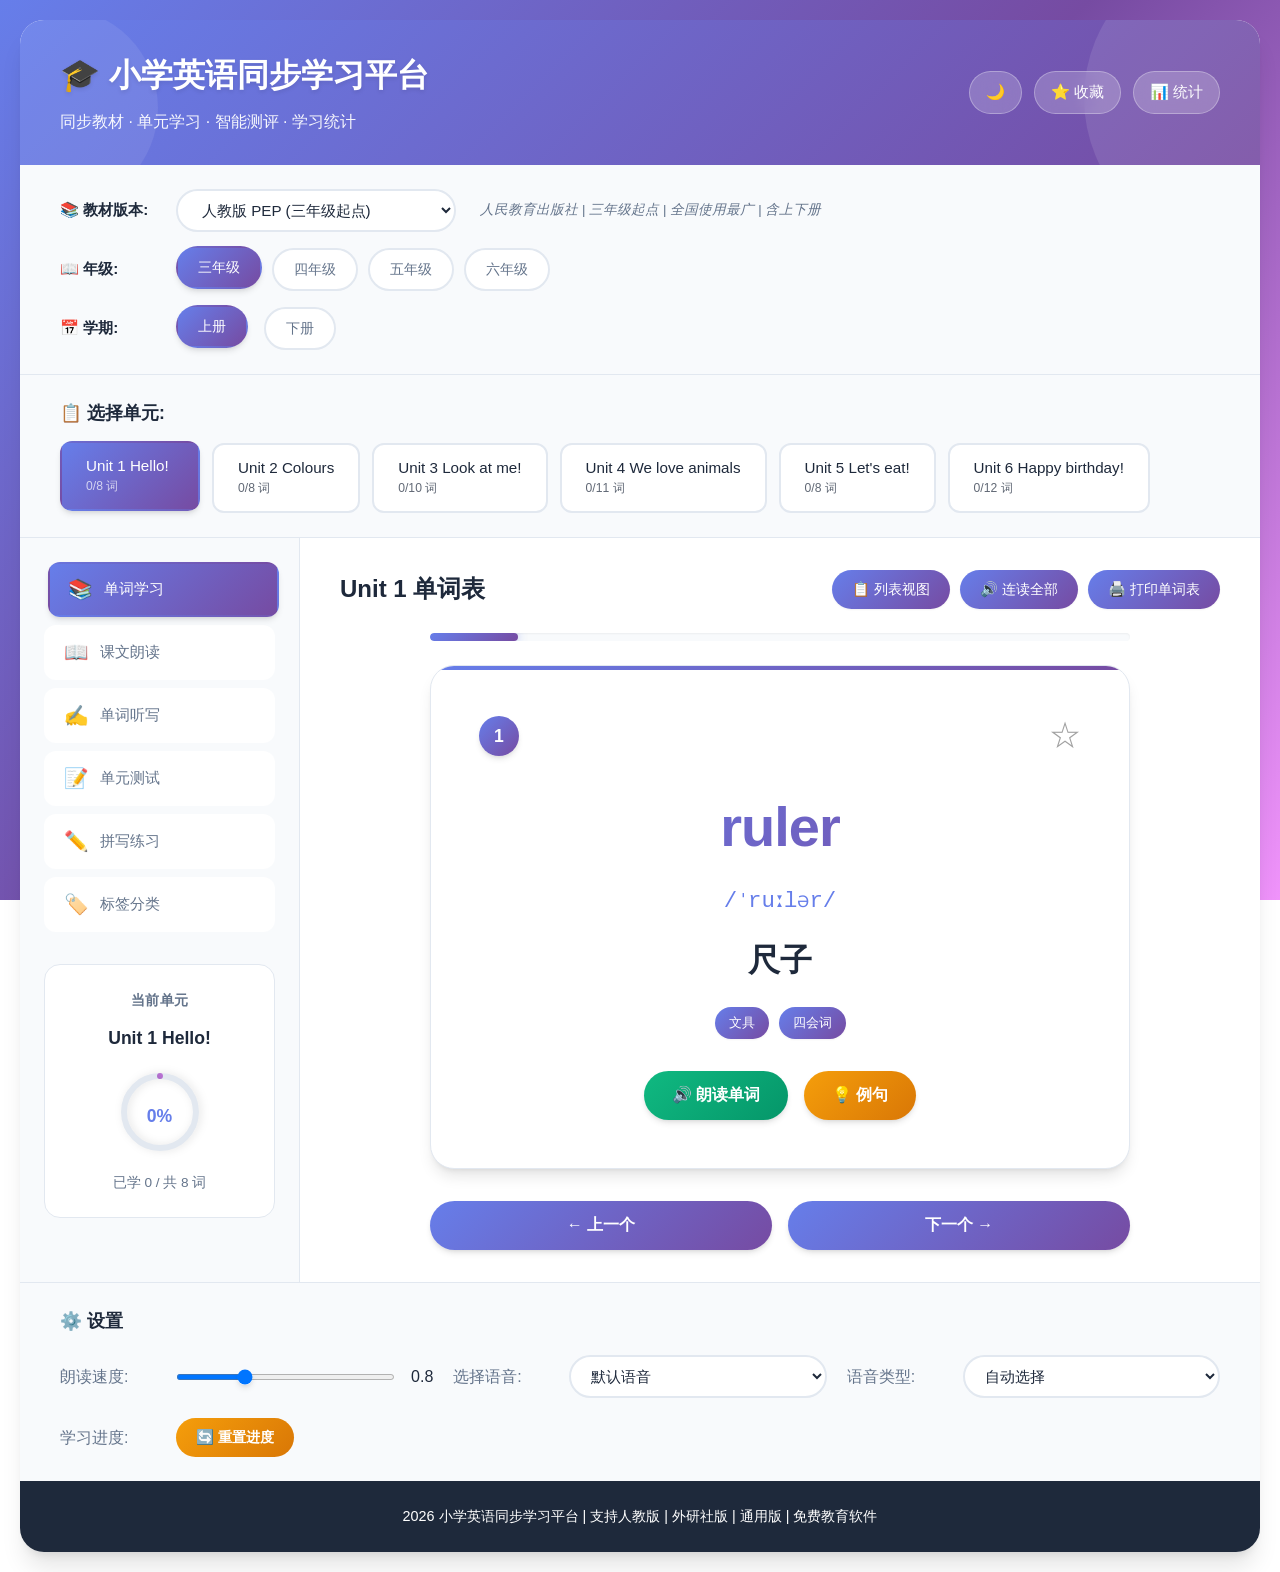
<file: index.html>
<!DOCTYPE html>
<html lang="zh-CN">
<head>
    <meta charset="UTF-8">
    <meta name="viewport" content="width=device-width, initial-scale=1.0">
    <title>小学英语同步学习平台 - 人教版 | 外研社版 | 通用版</title>
    <link rel="stylesheet" href="style.css">
</head>
<body>
    <!-- SVG 渐变定义 -->
    <svg width="0" height="0" style="position:absolute">
        <defs>
            <linearGradient id="progressGradient" x1="0%" y1="0%" x2="100%" y2="100%">
                <stop offset="0%" stop-color="#667eea" />
                <stop offset="50%" stop-color="#764ba2" />
                <stop offset="100%" stop-color="#f093fb" />
            </linearGradient>
        </defs>
    </svg>

    <div class="app-container">
        <!-- 顶部导航 -->
        <header class="header">
            <div class="header-content">
                <h1>🎓 小学英语同步学习平台</h1>
                <p class="subtitle">同步教材 · 单元学习 · 智能测评 · 学习统计</p>
            </div>
            <div class="header-actions">
                <button class="btn-icon" id="theme-toggle" title="切换夜间模式">🌙</button>
                <button class="btn-icon" id="favorites-btn" title="我的收藏">⭐ 收藏</button>
                <button class="btn-icon" id="stats-btn" title="学习统计">📊 统计</button>
            </div>
        </header>

        <!-- 版本和年级选择 -->
        <div class="control-panel">
            <div class="version-selector">
                <label>📚 教材版本:</label>
                <select id="version-select">
                    <option value="pep">人教版 PEP (三年级起点)</option>
                    <option value="waiyan">外研社版 (一年级起点)</option>
                    <option value="general">通用大纲版 (1-6 年级)</option>
                </select>
                <span id="version-desc" class="version-description"></span>
            </div>
            <div class="grade-selector">
                <label>📖 年级:</label>
                <div class="grade-buttons" id="grade-buttons">
                    <button class="grade-btn" data-grade="1">一年级</button>
                    <button class="grade-btn" data-grade="2">二年级</button>
                    <button class="grade-btn active" data-grade="3">三年级</button>
                    <button class="grade-btn" data-grade="4">四年级</button>
                    <button class="grade-btn" data-grade="5">五年级</button>
                    <button class="grade-btn" data-grade="6">六年级</button>
                </div>
            </div>
            <div class="semester-selector" id="semester-selector">
                <label>📅 学期:</label>
                <button class="semester-btn active" data-semester="1">上册</button>
                <button class="semester-btn" data-semester="2">下册</button>
            </div>
        </div>

        <!-- 单元导航 -->
        <div class="unit-nav" id="unit-nav">
            <h3>📋 选择单元:</h3>
            <div class="unit-buttons" id="unit-buttons"></div>
        </div>

        <!-- 主内容区 -->
        <div class="main-container">
            <!-- 侧边栏：学习模式 -->
            <aside class="sidebar">
                <nav class="mode-nav">
                    <button class="mode-btn active" data-mode="words">
                        <span class="mode-icon">📚</span>
                        <span class="mode-text">单词学习</span>
                    </button>
                    <button class="mode-btn" data-mode="texts">
                        <span class="mode-icon">📖</span>
                        <span class="mode-text">课文朗读</span>
                    </button>
                    <button class="mode-btn" data-mode="dictation">
                        <span class="mode-icon">✍️</span>
                        <span class="mode-text">单词听写</span>
                    </button>
                    <button class="mode-btn" data-mode="test">
                        <span class="mode-icon">📝</span>
                        <span class="mode-text">单元测试</span>
                    </button>
                    <button class="mode-btn" data-mode="spelling">
                        <span class="mode-icon">✏️</span>
                        <span class="mode-text">拼写练习</span>
                    </button>
                    <button class="mode-btn" data-mode="tags">
                        <span class="mode-icon">🏷️</span>
                        <span class="mode-text">标签分类</span>
                    </button>
                </nav>

                <!-- 当前单元信息 -->
                <div class="unit-info">
                    <h4>当前单元</h4>
                    <p id="current-unit-name">Unit 1 Hello!</p>
                    <div class="unit-progress">
                        <div class="progress-ring">
                            <svg width="80" height="80">
                                <circle class="progress-ring-bg" cx="40" cy="40" r="36"></circle>
                                <circle class="progress-ring-fill" cx="40" cy="40" r="36"></circle>
                            </svg>
                            <span class="progress-percent" id="unit-progress-percent">0%</span>
                        </div>
                        <p class="progress-detail" id="unit-progress-detail">已学 0 / 共 0 词</p>
                    </div>
                </div>
            </aside>

            <!-- 主内容区 -->
            <main class="content-area">
                <!-- 单词学习模式 -->
                <section class="content-section active" id="words-section">
                    <div class="word-list-header">
                        <h3 id="word-list-title">Unit 1 单词表</h3>
                        <div class="word-list-actions">
                            <button class="btn-action" onclick="toggleWordList()">📋 列表视图</button>
                            <button class="btn-action" onclick="playAllWords()">🔊 连读全部</button>
                            <button class="btn-action" onclick="printWordList()">🖨️ 打印单词表</button>
                        </div>
                    </div>

                    <!-- 单词卡片视图 -->
                    <div class="word-card-view" id="word-card-view">
                        <div class="progress-bar">
                            <div class="progress-fill"></div>
                            <span class="progress-text">1 / 10</span>
                        </div>

                        <div class="word-card">
                            <div class="word-header">
                                <span class="word-index">1</span>
                                <button class="btn-favorite" onclick="toggleFavorite()">☆</button>
                            </div>
                            <div class="word-display">
                                <h2 class="english-word">Hello</h2>
                                <p class="phonetic">/həˈloʊ/</p>
                                <p class="chinese-meaning">你好</p>
                                <div class="word-tags"></div>
                            </div>

                            <div class="word-actions">
                                <button class="btn-speak" onclick="speakWord()">🔊 朗读单词</button>
                                <button class="btn-example" onclick="showExample()">💡 例句</button>
                            </div>

                            <div class="example-sentence" style="display: none;">
                                <p class="sentence-en">Hello, how are you?</p>
                                <p class="sentence-cn">你好，你好吗？</p>
                                <button class="btn-speak-small" onclick="speakSentence()">🔊</button>
                            </div>
                        </div>

                        <div class="navigation">
                            <button class="nav-btn prev" onclick="prevWord()">← 上一个</button>
                            <button class="nav-btn next" onclick="nextWord()">下一个 →</button>
                        </div>
                    </div>

                    <!-- 单词列表视图（默认隐藏） -->
                    <div class="word-list-view" id="word-list-view" style="display: none;">
                        <table class="word-table">
                            <thead>
                                <tr>
                                    <th>序号</th>
                                    <th>单词</th>
                                    <th>音标</th>
                                    <th>中文</th>
                                    <th>标签</th>
                                    <th>操作</th>
                                </tr>
                            </thead>
                            <tbody id="word-table-body"></tbody>
                        </table>
                    </div>
                </section>

                <!-- 课文朗读模式 -->
                <section class="content-section" id="texts-section" style="display: none;">
                    <div class="text-nav">
                        <h3>📖 选择课文:</h3>
                        <select id="text-select"></select>
                    </div>

                    <div class="text-content">
                        <h3 id="text-title"></h3>
                        <div class="text-body" id="text-body"></div>
                        <div class="text-actions">
                            <button class="btn-speak-full" onclick="speakFullText()">🔊 朗读全文</button>
                            <button class="btn-action" onclick="printText()">🖨️ 打印课文</button>
                        </div>
                    </div>
                </section>

                <!-- 单词听写模式 -->
                <section class="content-section" id="dictation-section" style="display: none;">
                    <div class="dictation-container">
                        <h3>✍️ 单词听写</h3>
                        <p class="dictation-instruction">听发音，写出正确的单词拼写</p>
                        
                        <div class="dictation-controls">
                            <button class="btn-dictation" onclick="startDictation()">▶️ 开始听写</button>
                            <button class="btn-dictation" onclick="playDictationWord()">🔊 播放发音</button>
                            <button class="btn-dictation" onclick="skipDictationWord()">⏭️ 跳过</button>
                            <button class="btn-dictation" onclick="showDictationAnswer()">💡 显示答案</button>
                        </div>

                        <div class="dictation-area">
                            <div class="dictation-progress">
                                <span>第 <strong id="dictation-num">1</strong> / <strong id="dictation-total">10</strong> 词</span>
                            </div>
                            <input type="text" class="dictation-input" id="dictation-input" placeholder="输入你听到的单词..." autocomplete="off">
                            <div class="dictation-feedback" id="dictation-feedback"></div>
                            <div class="dictation-answer" id="dictation-answer" style="display: none;"></div>
                        </div>

                        <div class="dictation-result" id="dictation-result" style="display: none;">
                            <h4>听写完成！</h4>
                            <p>正确率：<strong id="dictation-accuracy">0%</strong></p>
                            <p>正确数：<strong id="dictation-correct">0</strong> / <strong id="dictation-all">0</strong></p>
                            <button class="btn-action" onclick="startDictation()">重新听写</button>
                        </div>
                    </div>
                </section>

                <!-- 单元测试模式 -->
                <section class="content-section" id="test-section" style="display: none;">
                    <div class="test-header">
                        <h3>📝 单元测试</h3>
                        <div class="test-info">
                            <span>得分：<strong id="score">0</strong></span>
                            <span>题目：<strong id="question-num">1</strong>/10</span>
                        </div>
                    </div>

                    <div class="test-card">
                        <h4 id="test-question">请听发音，选择正确的中文意思</h4>
                        <button class="btn-listen" onclick="playTestAudio()">🔊 播放发音</button>
                        <div class="options" id="test-options"></div>
                    </div>

                    <div class="test-result" id="test-result" style="display: none;">
                        <p id="result-text"></p>
                        <button class="nav-btn" onclick="nextQuestion()">下一题</button>
                    </div>

                    <div class="test-final-result" id="test-final-result" style="display: none;">
                        <h4>🎉 测试完成！</h4>
                        <div class="final-score">
                            <span class="score-number" id="final-score">100</span>
                            <span class="score-label">分</span>
                        </div>
                        <p id="final-comment">太棒了！</p>
                        <button class="btn-action" onclick="initTest()">重新测试</button>
                    </div>
                </section>

                <!-- 拼写练习模式 -->
                <section class="content-section" id="spelling-section" style="display: none;">
                    <div class="spelling-container">
                        <h3>✏️ 拼写练习</h3>
                        <p class="spelling-instruction">听发音，拼写出正确的单词</p>

                        <div class="spelling-controls">
                            <button class="btn-spelling" onclick="startSpelling()">▶️ 开始练习</button>
                            <button class="btn-spelling" onclick="playSpellingWord()">🔊 播放发音</button>
                            <button class="btn-spelling" onclick="playSpellingSlow()">🐌 慢速播放</button>
                            <button class="btn-spelling" onclick="skipSpellingWord()">⏭️ 跳过</button>
                            <button class="btn-spelling" onclick="showSpellingHint()">💡 提示</button>
                        </div>

                        <div class="spelling-area">
                            <div class="spelling-progress">
                                <span>第 <strong id="spelling-num">1</strong> / <strong id="spelling-total">10</strong> 词</span>
                            </div>
                            <div class="spelling-meaning" id="spelling-meaning"></div>
                            <input type="text" class="spelling-input" id="spelling-input" placeholder="输入你听到的单词..." autocomplete="off">
                            <div class="spelling-feedback" id="spelling-feedback"></div>
                            <div class="spelling-hint" id="spelling-hint" style="display: none;"></div>
                        </div>

                        <div class="spelling-result" id="spelling-result" style="display: none;">
                            <h4>练习完成！</h4>
                            <p>正确率：<strong id="spelling-accuracy">0%</strong></p>
                            <p>正确数：<strong id="spelling-correct">0</strong> / <strong id="spelling-all">0</strong></p>
                            <div class="spelling-review" id="spelling-review"></div>
                            <button class="btn-action" onclick="startSpelling()">重新练习</button>
                        </div>
                    </div>
                </section>

                <!-- 标签分类模式 -->
                <section class="content-section" id="tags-section" style="display: none;">
                    <div class="tags-filter">
                        <h3>🏷️ 按标签筛选单词</h3>
                        <div class="tags-list" id="tags-list"></div>
                    </div>
                    <div class="tagged-words" id="tagged-words">
                        <p class="tag-hint">点击标签查看对应单词</p>
                    </div>
                </section>

                <!-- 收藏列表 -->
                <section class="content-section" id="favorites-section" style="display: none;">
                    <h3>⭐ 我的收藏</h3>
                    <div class="favorites-list" id="favorites-list">
                        <p class="empty-hint">暂无收藏单词</p>
                    </div>
                </section>

                <!-- 学习统计 -->
                <section class="content-section" id="stats-section" style="display: none;">
                    <h3>📊 学习统计</h3>
                    <div class="stats-grid">
                        <div class="stat-card">
                            <h4>学习时长</h4>
                            <p class="stat-value" id="stat-study-time">0 分钟</p>
                        </div>
                        <div class="stat-card">
                            <h4>已学单词</h4>
                            <p class="stat-value" id="stat-words-learned">0 词</p>
                        </div>
                        <div class="stat-card">
                            <h4>听写正确率</h4>
                            <p class="stat-value" id="stat-dictation-rate">0%</p>
                        </div>
                        <div class="stat-card">
                            <h4>测试平均分</h4>
                            <p class="stat-value" id="stat-test-avg">0 分</p>
                        </div>
                    </div>
                    <div class="stats-chart">
                        <h4>学习进度</h4>
                        <div class="progress-bars" id="progress-bars"></div>
                    </div>
                    <div class="stats-actions">
                        <button class="btn-action" onclick="exportProgress()">📤 导出学习进度</button>
                        <button class="btn-action" onclick="resetStats()">🔄 重置统计</button>
                    </div>
                </section>
            </main>
        </div>

        <!-- 设置面板 -->
        <div class="settings-panel">
            <h4>⚙️ 设置</h4>
            <div class="setting-grid">
                <div class="setting-item">
                    <label>朗读速度:</label>
                    <input type="range" id="rate" min="0.5" max="1.5" step="0.1" value="0.8">
                    <span id="rate-value">0.8</span>
                </div>
                <div class="setting-item">
                    <label>选择语音:</label>
                    <select id="voice-select"><option value="">默认语音</option></select>
                </div>
                <div class="setting-item">
                    <label>语音类型:</label>
                    <select id="accent-select">
                        <option value="auto">自动选择</option>
                        <option value="en-US">美式英语</option>
                        <option value="en-GB">英式英语</option>
                    </select>
                </div>
                <div class="setting-item">
                    <label>学习进度:</label>
                    <button class="btn-reset" onclick="resetProgress()">🔄 重置进度</button>
                </div>
            </div>
        </div>

        <!-- 页脚 -->
        <footer class="footer">
            <p>2026 小学英语同步学习平台 | 支持人教版 | 外研社版 | 通用版 | 免费教育软件</p>
        </footer>
    </div>

    <!-- 核心模块 -->
    <script src="js/core/state.js"></script>
    <script src="js/core/storage.js"></script>
    <script src="js/core/timer.js"></script>
    <script src="js/core/dataLoader.js"></script>
    
    <!-- 工具模块 -->
    <script src="js/utils/errorHandler.js"></script>
    <script src="js/utils/performance.js"></script>
    <script src="js/utils/loading.js"></script>
    <script src="js/utils/speech.js"></script>
    <script src="js/utils/mobile.js"></script>
    
    <!-- 数据文件：默认只加载人教版（最常用），其他版本按需加载 -->
    <script src="versions/pep.js"></script>
    
    <!-- 主应用 -->
    <script src="app.js"></script>
    
    <!-- 注册 Service Worker -->
    <script>
        if ('serviceWorker' in navigator) {
            window.addEventListener('load', () => {
                navigator.serviceWorker.register('./service-worker.js')
                    .then((registration) => {
                        console.log('[SW] 注册成功，范围:', registration.scope);
                    })
                    .catch((error) => {
                        console.log('[SW] 注册失败:', error);
                    });
            });
        }
    </script>
</body>
</html>
</file>
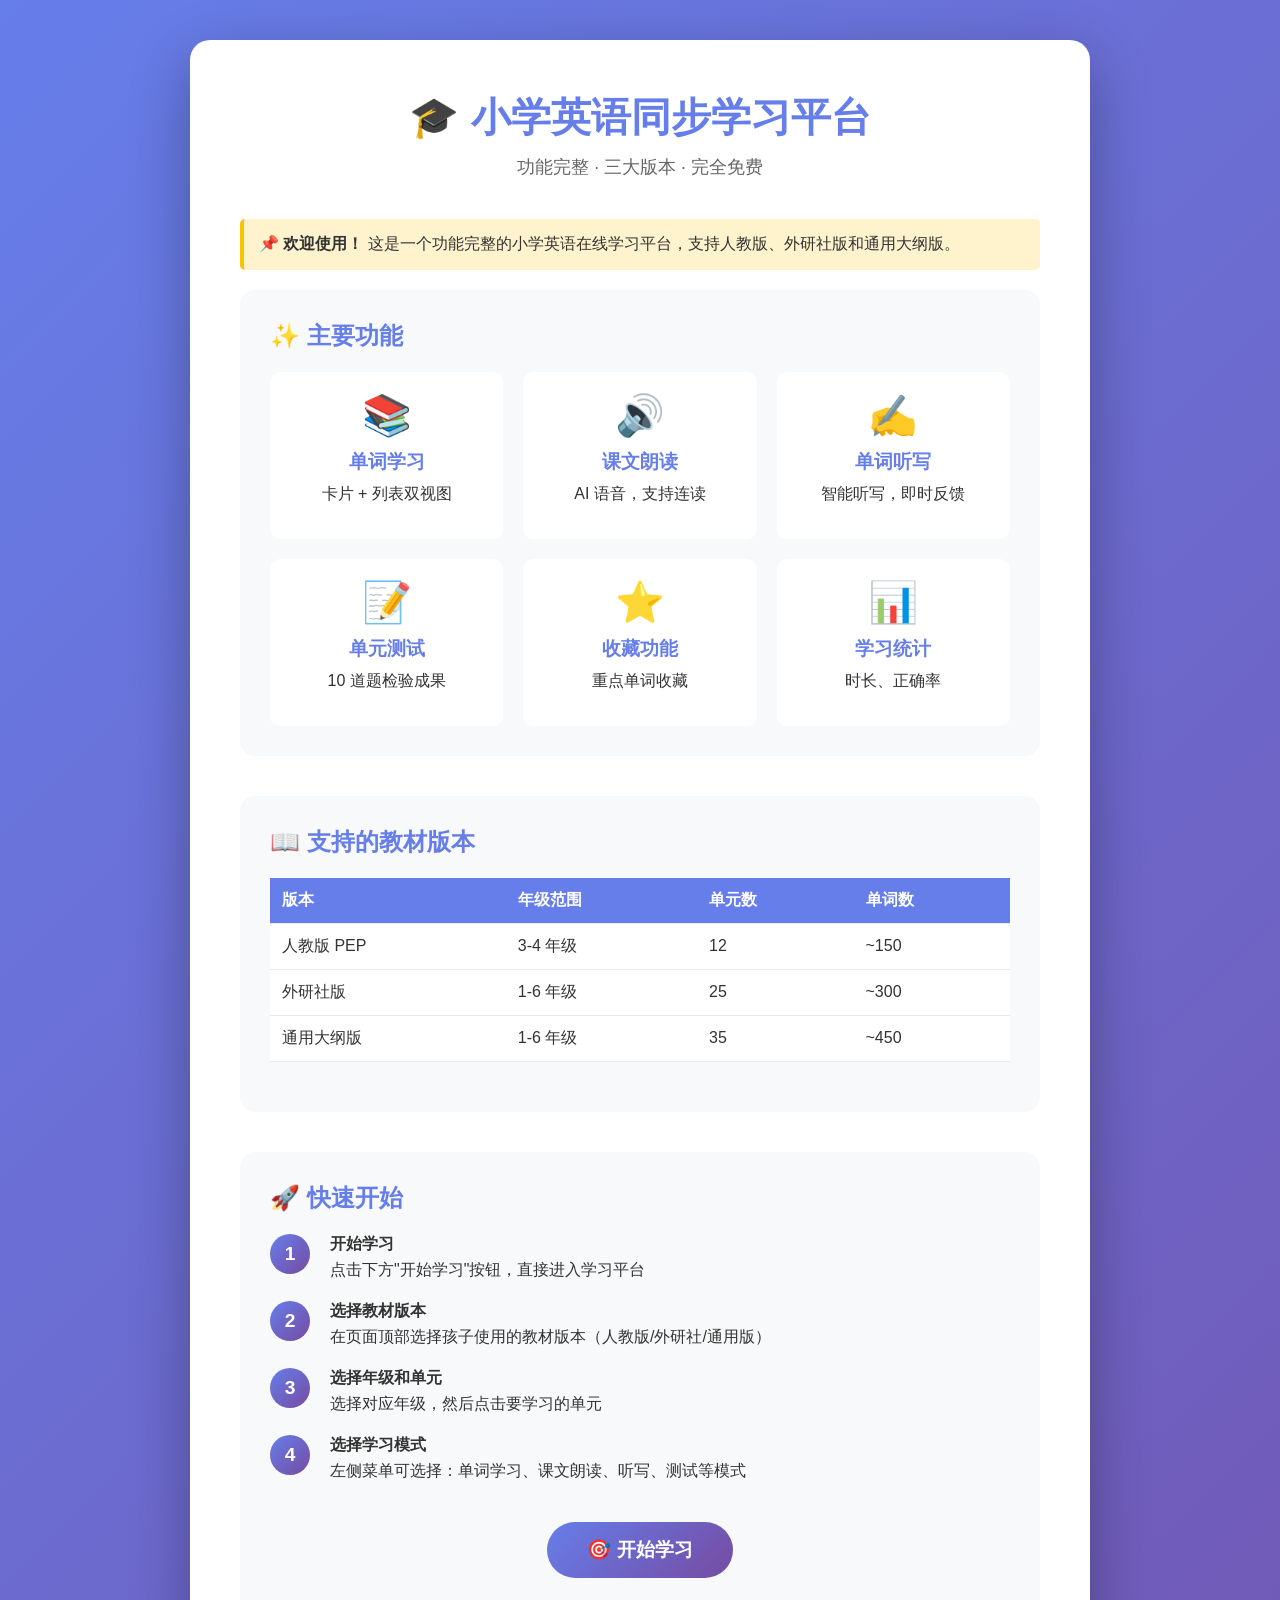
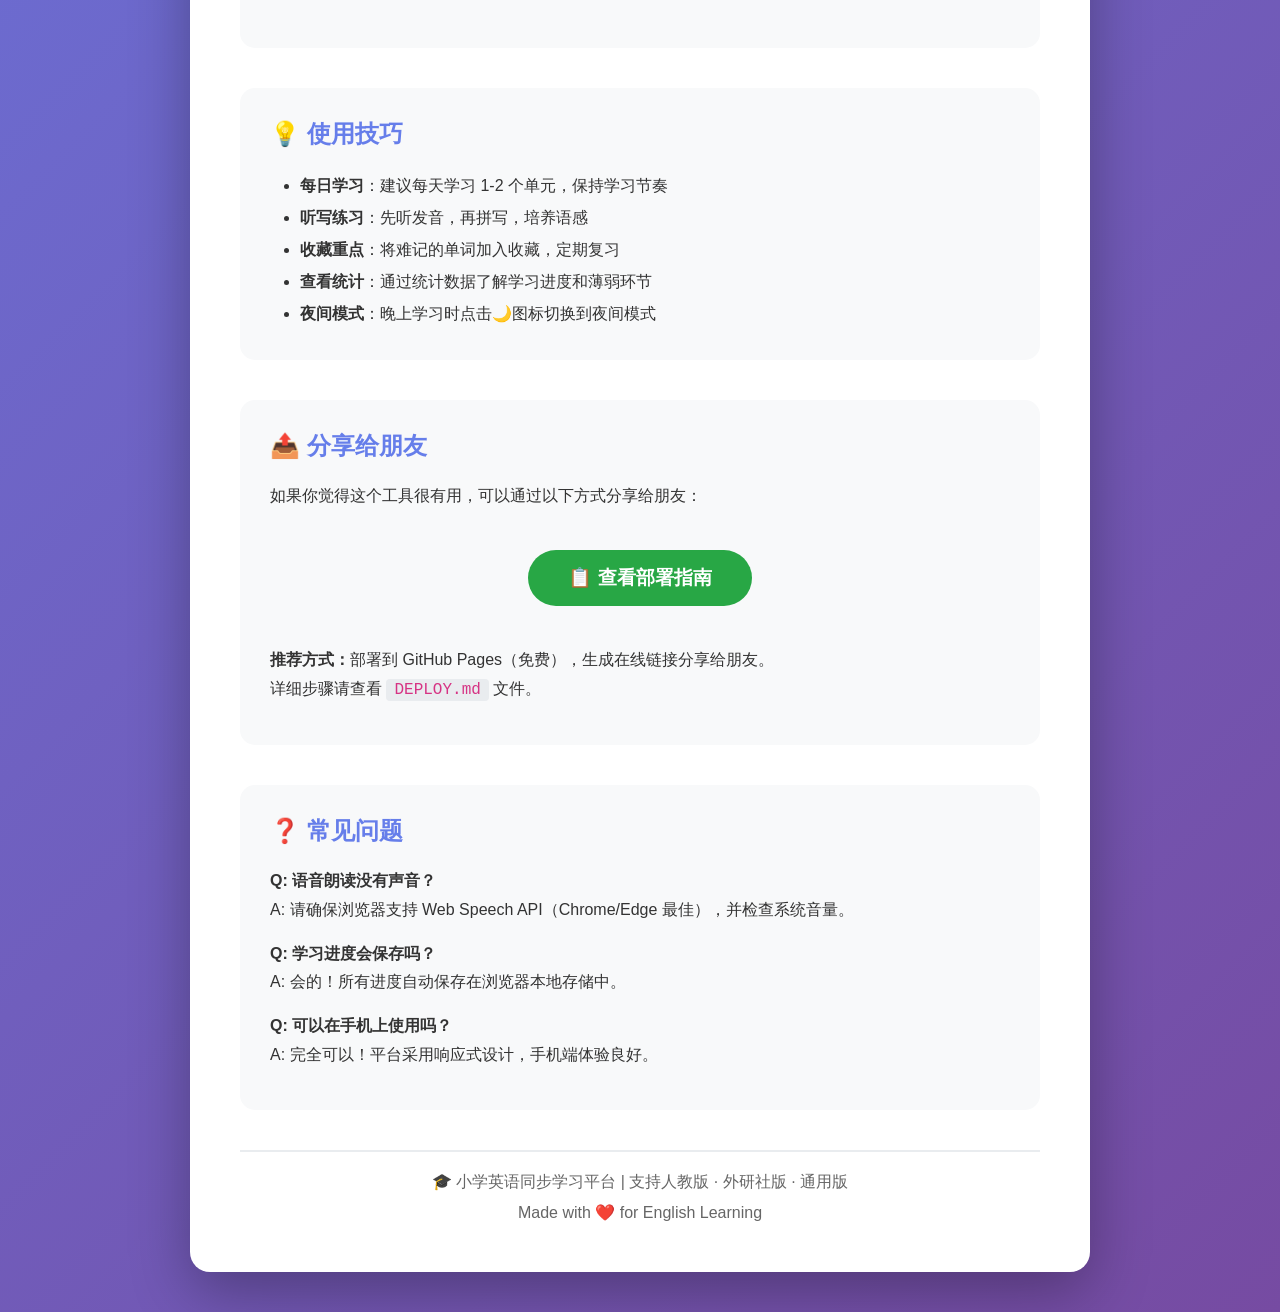
<file: START_HERE.html>
<!DOCTYPE html>
<html lang="zh-CN">
<head>
    <meta charset="UTF-8">
    <meta name="viewport" content="width=device-width, initial-scale=1.0">
    <title>📚 开始使用 - 小学英语同步学习平台</title>
    <style>
        * { margin: 0; padding: 0; box-sizing: border-box; }
        body {
            font-family: 'Microsoft YaHei', sans-serif;
            background: linear-gradient(135deg, #667eea 0%, #764ba2 100%);
            min-height: 100vh;
            padding: 40px 20px;
            color: #333;
        }
        .container {
            max-width: 900px;
            margin: 0 auto;
            background: white;
            border-radius: 20px;
            padding: 50px;
            box-shadow: 0 20px 60px rgba(0,0,0,0.3);
        }
        h1 {
            text-align: center;
            color: #667eea;
            margin-bottom: 10px;
            font-size: 2.5em;
        }
        .subtitle {
            text-align: center;
            color: #666;
            margin-bottom: 40px;
            font-size: 1.1em;
        }
        .section {
            margin-bottom: 40px;
            padding: 30px;
            background: #f8f9fa;
            border-radius: 15px;
        }
        .section h2 {
            color: #667eea;
            margin-bottom: 20px;
            font-size: 1.5em;
        }
        .section p {
            line-height: 1.8;
            margin-bottom: 10px;
        }
        .steps {
            counter-reset: step;
            list-style: none;
        }
        .steps li {
            counter-increment: step;
            margin-bottom: 20px;
            padding-left: 60px;
            position: relative;
        }
        .steps li::before {
            content: counter(step);
            position: absolute;
            left: 0;
            top: 0;
            width: 40px;
            height: 40px;
            background: linear-gradient(135deg, #667eea 0%, #764ba2 100%);
            color: white;
            border-radius: 50%;
            display: flex;
            align-items: center;
            justify-content: center;
            font-weight: bold;
            font-size: 1.2em;
        }
        .steps li strong {
            display: block;
            margin-bottom: 5px;
            color: #333;
        }
        .btn {
            display: inline-block;
            padding: 15px 40px;
            background: linear-gradient(135deg, #667eea 0%, #764ba2 100%);
            color: white;
            text-decoration: none;
            border-radius: 30px;
            font-size: 1.2em;
            font-weight: bold;
            transition: transform 0.3s;
            text-align: center;
            margin: 10px 5px;
        }
        .btn:hover {
            transform: scale(1.05);
        }
        .btn-secondary {
            background: #28a745;
        }
        .btn-group {
            text-align: center;
            margin: 30px 0;
        }
        .highlight {
            background: #fff3cd;
            padding: 15px;
            border-left: 4px solid #ffc107;
            margin: 20px 0;
            border-radius: 5px;
        }
        code {
            background: #e9ecef;
            padding: 2px 8px;
            border-radius: 4px;
            font-family: 'Courier New', monospace;
            color: #d63384;
        }
        .features {
            display: grid;
            grid-template-columns: repeat(auto-fit, minmax(200px, 1fr));
            gap: 20px;
            margin-top: 20px;
        }
        .feature-item {
            background: white;
            padding: 20px;
            border-radius: 10px;
            text-align: center;
        }
        .feature-item .icon {
            font-size: 2.5em;
            margin-bottom: 10px;
        }
        .feature-item h3 {
            color: #667eea;
            margin-bottom: 5px;
        }
        table {
            width: 100%;
            border-collapse: collapse;
            margin: 20px 0;
            background: white;
        }
        table th, table td {
            padding: 12px;
            text-align: left;
            border-bottom: 1px solid #e9ecef;
        }
        table th {
            background: #667eea;
            color: white;
        }
        footer {
            text-align: center;
            margin-top: 40px;
            padding-top: 20px;
            border-top: 2px solid #e9ecef;
            color: #666;
        }
    </style>
</head>
<body>
    <div class="container">
        <h1>🎓 小学英语同步学习平台</h1>
        <p class="subtitle">功能完整 · 三大版本 · 完全免费</p>

        <div class="highlight">
            <strong>📌 欢迎使用！</strong> 这是一个功能完整的小学英语在线学习平台，支持人教版、外研社版和通用大纲版。
        </div>

        <div class="section">
            <h2>✨ 主要功能</h2>
            <div class="features">
                <div class="feature-item">
                    <div class="icon">📚</div>
                    <h3>单词学习</h3>
                    <p>卡片 + 列表双视图</p>
                </div>
                <div class="feature-item">
                    <div class="icon">🔊</div>
                    <h3>课文朗读</h3>
                    <p>AI 语音，支持连读</p>
                </div>
                <div class="feature-item">
                    <div class="icon">✍️</div>
                    <h3>单词听写</h3>
                    <p>智能听写，即时反馈</p>
                </div>
                <div class="feature-item">
                    <div class="icon">📝</div>
                    <h3>单元测试</h3>
                    <p>10 道题检验成果</p>
                </div>
                <div class="feature-item">
                    <div class="icon">⭐</div>
                    <h3>收藏功能</h3>
                    <p>重点单词收藏</p>
                </div>
                <div class="feature-item">
                    <div class="icon">📊</div>
                    <h3>学习统计</h3>
                    <p>时长、正确率</p>
                </div>
            </div>
        </div>

        <div class="section">
            <h2>📖 支持的教材版本</h2>
            <table>
                <tr>
                    <th>版本</th>
                    <th>年级范围</th>
                    <th>单元数</th>
                    <th>单词数</th>
                </tr>
                <tr>
                    <td>人教版 PEP</td>
                    <td>3-4 年级</td>
                    <td>12</td>
                    <td>~150</td>
                </tr>
                <tr>
                    <td>外研社版</td>
                    <td>1-6 年级</td>
                    <td>25</td>
                    <td>~300</td>
                </tr>
                <tr>
                    <td>通用大纲版</td>
                    <td>1-6 年级</td>
                    <td>35</td>
                    <td>~450</td>
                </tr>
            </table>
        </div>

        <div class="section">
            <h2>🚀 快速开始</h2>
            <ol class="steps">
                <li>
                    <strong>开始学习</strong>
                    点击下方"开始学习"按钮，直接进入学习平台
                </li>
                <li>
                    <strong>选择教材版本</strong>
                    在页面顶部选择孩子使用的教材版本（人教版/外研社/通用版）
                </li>
                <li>
                    <strong>选择年级和单元</strong>
                    选择对应年级，然后点击要学习的单元
                </li>
                <li>
                    <strong>选择学习模式</strong>
                    左侧菜单可选择：单词学习、课文朗读、听写、测试等模式
                </li>
            </ol>

            <div class="btn-group">
                <a href="index.html" class="btn">🎯 开始学习</a>
            </div>
        </div>

        <div class="section">
            <h2>💡 使用技巧</h2>
            <ul style="margin-left: 30px; line-height: 2;">
                <li><strong>每日学习</strong>：建议每天学习 1-2 个单元，保持学习节奏</li>
                <li><strong>听写练习</strong>：先听发音，再拼写，培养语感</li>
                <li><strong>收藏重点</strong>：将难记的单词加入收藏，定期复习</li>
                <li><strong>查看统计</strong>：通过统计数据了解学习进度和薄弱环节</li>
                <li><strong>夜间模式</strong>：晚上学习时点击🌙图标切换到夜间模式</li>
            </ul>
        </div>

        <div class="section">
            <h2>📤 分享给朋友</h2>
            <p>如果你觉得这个工具很有用，可以通过以下方式分享给朋友：</p>
            <div class="btn-group">
                <a href="DEPLOY.md" class="btn btn-secondary" target="_blank">📋 查看部署指南</a>
            </div>
            <p style="margin-top: 20px;">
                <strong>推荐方式：</strong>部署到 GitHub Pages（免费），生成在线链接分享给朋友。
                <br>详细步骤请查看 <code>DEPLOY.md</code> 文件。
            </p>
        </div>

        <div class="section">
            <h2>❓ 常见问题</h2>
            <p><strong>Q: 语音朗读没有声音？</strong><br>
               A: 请确保浏览器支持 Web Speech API（Chrome/Edge 最佳），并检查系统音量。</p>
            
            <p style="margin-top: 15px;"><strong>Q: 学习进度会保存吗？</strong><br>
               A: 会的！所有进度自动保存在浏览器本地存储中。</p>
            
            <p style="margin-top: 15px;"><strong>Q: 可以在手机上使用吗？</strong><br>
               A: 完全可以！平台采用响应式设计，手机端体验良好。</p>
        </div>

        <footer>
            <p>🎓 小学英语同步学习平台 | 支持人教版 · 外研社版 · 通用版</p>
            <p style="margin-top: 10px;">Made with ❤️ for English Learning</p>
        </footer>
    </div>
</body>
</html>
</file>
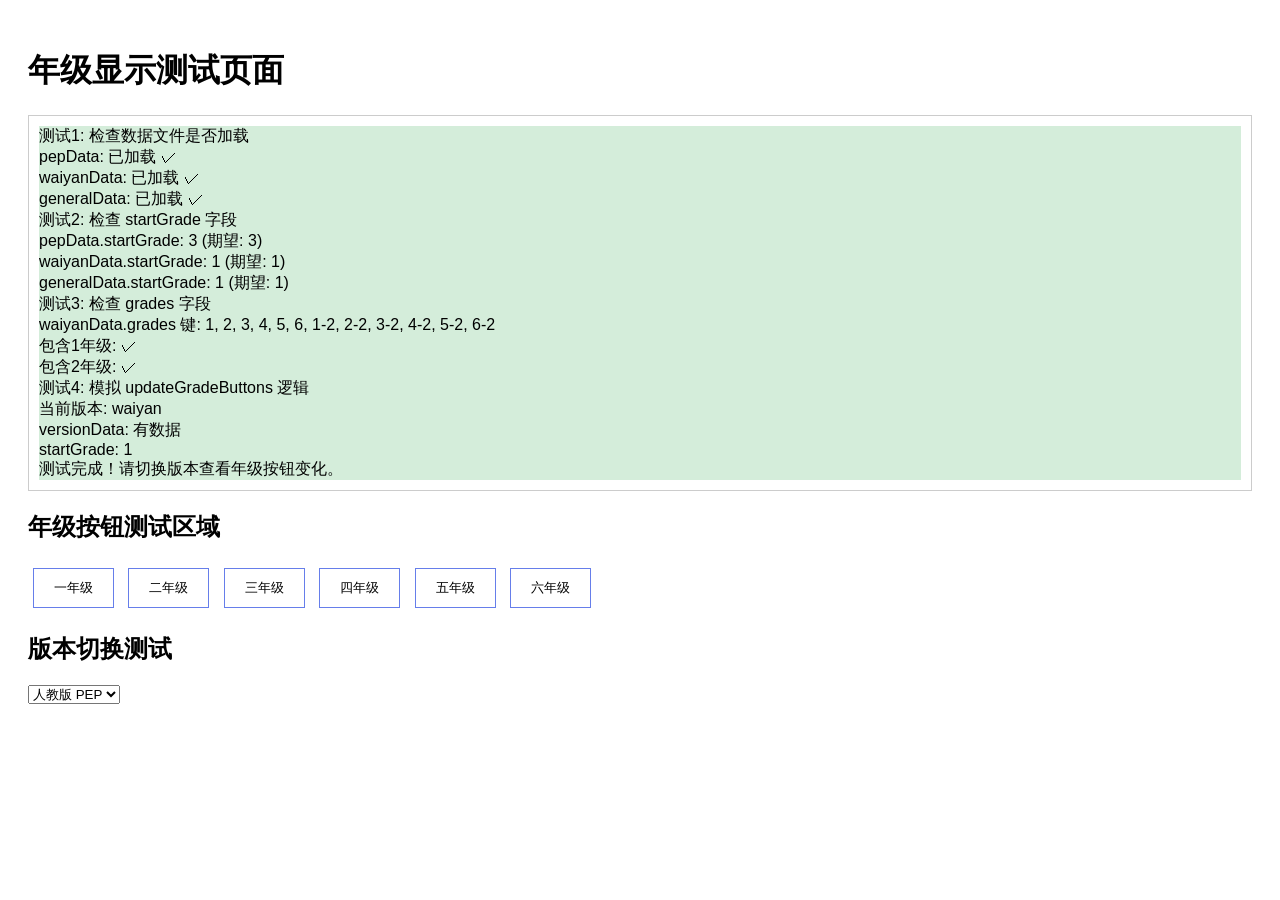
<file: test_grade_display.html>
<!DOCTYPE html>
<html lang="zh-CN">
<head>
    <meta charset="UTF-8">
    <meta name="viewport" content="width=device-width, initial-scale=1.0">
    <title>年级显示测试</title>
    <style>
        body { font-family: Arial, sans-serif; padding: 20px; }
        .test-result { margin: 10px 0; padding: 10px; border: 1px solid #ccc; }
        .pass { background: #d4edda; }
        .fail { background: #f8d7da; }
        .grade-btn { 
            display: inline-block; 
            padding: 10px 20px; 
            margin: 5px; 
            border: 1px solid #667eea;
            background: white;
            cursor: pointer;
        }
        .grade-btn.hidden { display: none; }
        .grade-btn.active { background: #667eea; color: white; }
    </style>
</head>
<body>
    <h1>年级显示测试页面</h1>
    
    <div class="test-result" id="test-results"></div>
    
    <h2>年级按钮测试区域</h2>
    <div id="grade-buttons">
        <button class="grade-btn" data-grade="1">一年级</button>
        <button class="grade-btn" data-grade="2">二年级</button>
        <button class="grade-btn" data-grade="3">三年级</button>
        <button class="grade-btn" data-grade="4">四年级</button>
        <button class="grade-btn" data-grade="5">五年级</button>
        <button class="grade-btn" data-grade="6">六年级</button>
    </div>
    
    <h2>版本切换测试</h2>
    <select id="version-select">
        <option value="pep">人教版 PEP</option>
        <option value="waiyan">外研社版</option>
        <option value="general">通用大纲版</option>
    </select>

    <!-- 数据文件 -->
    <script src="versions/pep.js"></script>
    <script src="versions/waiyan.js"></script>
    <script src="versions/general.js"></script>
    
    <script>
        const resultsDiv = document.getElementById('test-results');
        
        function log(message, isPass = true) {
            const div = document.createElement('div');
            div.className = isPass ? 'pass' : 'fail';
            div.textContent = message;
            resultsDiv.appendChild(div);
        }
        
        // 测试1: 检查数据是否加载
        log('测试1: 检查数据文件是否加载');
        log(`pepData: ${typeof pepData !== 'undefined' ? '已加载 ✓' : '未加载 ✗'}`, typeof pepData !== 'undefined');
        log(`waiyanData: ${typeof waiyanData !== 'undefined' ? '已加载 ✓' : '未加载 ✗'}`, typeof waiyanData !== 'undefined');
        log(`generalData: ${typeof generalData !== 'undefined' ? '已加载 ✓' : '未加载 ✗'}`, typeof generalData !== 'undefined');
        
        // 测试2: 检查 startGrade
        log('\n测试2: 检查 startGrade 字段');
        if (typeof pepData !== 'undefined') {
            log(`pepData.startGrade: ${pepData.startGrade} (期望: 3)`, pepData.startGrade === 3);
        }
        if (typeof waiyanData !== 'undefined') {
            log(`waiyanData.startGrade: ${waiyanData.startGrade} (期望: 1)`, waiyanData.startGrade === 1);
        }
        if (typeof generalData !== 'undefined') {
            log(`generalData.startGrade: ${generalData.startGrade} (期望: 1)`, generalData.startGrade === 1);
        }
        
        // 测试3: 检查 grades 字段
        log('\n测试3: 检查 grades 字段');
        if (typeof waiyanData !== 'undefined') {
            const grades = Object.keys(waiyanData.grades);
            log(`waiyanData.grades 键: ${grades.join(', ')}`);
            log(`包含1年级: ${grades.includes('1') || grades.includes(1) ? '✓' : '✗'}`, grades.includes('1') || grades.includes(1));
            log(`包含2年级: ${grades.includes('2') || grades.includes(2) ? '✓' : '✗'}`, grades.includes('2') || grades.includes(2));
        }
        
        // 测试4: 模拟 updateGradeButtons 函数
        log('\n测试4: 模拟 updateGradeButtons 逻辑');
        
        let currentVersion = 'waiyan';
        
        function getCurrentData() {
            switch (currentVersion) {
                case 'pep': return typeof pepData !== 'undefined' ? pepData : null;
                case 'waiyan': return typeof waiyanData !== 'undefined' ? waiyanData : null;
                case 'general': return typeof generalData !== 'undefined' ? generalData : null;
                default: return null;
            }
        }
        
        function updateGradeButtons() {
            const versionData = getCurrentData();
            const startGrade = versionData ? (versionData.startGrade || 1) : 1;
            const buttons = document.querySelectorAll('.grade-btn');
            
            log(`当前版本: ${currentVersion}`);
            log(`versionData: ${versionData ? '有数据' : '无数据'}`);
            log(`startGrade: ${startGrade}`);
            
            buttons.forEach(btn => {
                const grade = parseInt(btn.dataset.grade);
                if (grade >= startGrade) {
                    btn.style.display = 'inline-block';
                    btn.classList.remove('hidden');
                } else {
                    btn.style.display = 'none';
                    btn.classList.add('hidden');
                }
            });
        }
        
        // 初始更新
        updateGradeButtons();
        
        // 版本切换事件
        document.getElementById('version-select').addEventListener('change', function() {
            currentVersion = this.value;
            updateGradeButtons();
        });
        
        log('\n测试完成！请切换版本查看年级按钮变化。');
    </script>
</body>
</html>
</file>
<file: style.css>
/* 小学英语同步学习平台 - 现代化样式 */

* {
    margin: 0;
    padding: 0;
    box-sizing: border-box;
}

:root {
    /* 主色调 - 渐变蓝紫 */
    --primary-gradient: linear-gradient(135deg, #667eea 0%, #764ba2 100%);
    --primary-color: #667eea;
    --primary-dark: #5568d8;
    --secondary-color: #764ba2;
    
    /* 辅助色 */
    --success-color: #10b981;
    --success-light: #d1fae5;
    --warning-color: #f59e0b;
    --warning-light: #fef3c7;
    --danger-color: #ef4444;
    --danger-light: #fee2e2;
    --info-color: #3b82f6;
    --info-light: #dbeafe;
    
    /* 背景色 */
    --bg-primary: #f8fafc;
    --bg-secondary: #ffffff;
    --bg-gradient: linear-gradient(135deg, #667eea 0%, #764ba2 50%, #f093fb 100%);
    
    /* 文字色 */
    --text-primary: #1e293b;
    --text-secondary: #64748b;
    --text-light: #94a3b8;
    
    /* 边框 */
    --border-color: #e2e8f0;
    --border-light: #f1f5f9;
    
    /* 阴影 */
    --shadow-sm: 0 1px 2px 0 rgba(0, 0, 0, 0.05);
    --shadow-md: 0 4px 6px -1px rgba(0, 0, 0, 0.1), 0 2px 4px -2px rgba(0, 0, 0, 0.1);
    --shadow-lg: 0 10px 15px -3px rgba(0, 0, 0, 0.1), 0 4px 6px -4px rgba(0, 0, 0, 0.1);
    --shadow-xl: 0 20px 25px -5px rgba(0, 0, 0, 0.1), 0 8px 10px -6px rgba(0, 0, 0, 0.1);
    --shadow-glow: 0 0 20px rgba(102, 126, 234, 0.3);
    
    /* 圆角 */
    --radius-sm: 8px;
    --radius-md: 12px;
    --radius-lg: 16px;
    --radius-xl: 24px;
    --radius-full: 9999px;
    
    /* 过渡 */
    --transition: all 0.3s cubic-bezier(0.4, 0, 0.2, 1);
}

/* 夜间模式 */
body.dark-mode {
    --text-primary: #f1f5f9;
    --text-secondary: #94a3b8;
    --text-light: #64748b;
    --bg-primary: #0f172a;
    --bg-secondary: #1e293b;
    --border-color: #334155;
    --border-light: #1e293b;
    --shadow-glow: 0 0 30px rgba(102, 126, 234, 0.5);
}

body {
    font-family: -apple-system, BlinkMacSystemFont, 'Segoe UI', 'PingFang SC', 'Hiragino Sans GB', 'Microsoft YaHei', sans-serif;
    background: var(--bg-gradient);
    background-attachment: fixed;
    min-height: 100vh;
    padding: 20px;
    color: var(--text-primary);
    transition: var(--transition);
    line-height: 1.6;
}

/* 主容器 */
.app-container {
    max-width: 1400px;
    margin: 0 auto;
    background: var(--bg-secondary);
    border-radius: var(--radius-xl);
    box-shadow: var(--shadow-xl);
    overflow: hidden;
    animation: slideUp 0.6s ease-out;
}

@keyframes slideUp {
    from {
        opacity: 0;
        transform: translateY(30px);
    }
    to {
        opacity: 1;
        transform: translateY(0);
    }
}

/* ========== 顶部导航 ========== */
.header {
    background: var(--primary-gradient);
    color: white;
    padding: 30px 40px;
    display: flex;
    justify-content: space-between;
    align-items: center;
    position: relative;
    overflow: hidden;
}

.header::before {
    content: '';
    position: absolute;
    top: -50%;
    right: -10%;
    width: 300px;
    height: 300px;
    background: rgba(255, 255, 255, 0.1);
    border-radius: 50%;
    animation: float 6s ease-in-out infinite;
}

.header::after {
    content: '';
    position: absolute;
    bottom: -30%;
    left: -5%;
    width: 200px;
    height: 200px;
    background: rgba(255, 255, 255, 0.08);
    border-radius: 50%;
    animation: float 8s ease-in-out infinite reverse;
}

@keyframes float {
    0%, 100% { transform: translateY(0px); }
    50% { transform: translateY(-20px); }
}

.header-content {
    position: relative;
    z-index: 1;
}

.header-content h1 {
    font-size: 2em;
    margin-bottom: 8px;
    font-weight: 700;
    text-shadow: 0 2px 4px rgba(0, 0, 0, 0.1);
}

.header-content .subtitle {
    opacity: 0.95;
    font-size: 1em;
    font-weight: 400;
}

.header-actions {
    display: flex;
    gap: 12px;
    position: relative;
    z-index: 1;
}

.btn-icon {
    background: rgba(255, 255, 255, 0.2);
    backdrop-filter: blur(10px);
    border: 1px solid rgba(255, 255, 255, 0.3);
    color: white;
    padding: 10px 16px;
    border-radius: var(--radius-full);
    cursor: pointer;
    font-size: 0.95em;
    transition: var(--transition);
    font-weight: 500;
}

.btn-icon:hover {
    background: rgba(255, 255, 255, 0.3);
    transform: translateY(-2px);
    box-shadow: var(--shadow-md);
}

.btn-icon:active {
    transform: translateY(0);
}

/* ========== 控制面板 ========== */
.control-panel {
    background: var(--bg-primary);
    padding: 24px 40px;
    border-bottom: 1px solid var(--border-color);
}

.version-selector, .grade-selector, .semester-selector {
    display: flex;
    align-items: center;
    gap: 16px;
    margin-bottom: 16px;
    flex-wrap: wrap;
}

.version-selector:last-child, .grade-selector:last-child, .semester-selector:last-child {
    margin-bottom: 0;
}

.version-selector label, 
.grade-selector label, 
.semester-selector label {
    font-weight: 600;
    color: var(--text-primary);
    font-size: 0.95em;
    min-width: 100px;
}

.version-selector select {
    padding: 10px 20px;
    font-size: 0.95em;
    border: 2px solid var(--border-color);
    border-radius: var(--radius-full);
    background: var(--bg-secondary);
    cursor: pointer;
    min-width: 280px;
    transition: var(--transition);
    color: var(--text-primary);
    font-weight: 500;
}

.version-selector select:hover {
    border-color: var(--primary-color);
}

.version-selector select:focus {
    outline: none;
    border-color: var(--primary-color);
    box-shadow: 0 0 0 3px rgba(102, 126, 234, 0.1);
}

.version-description {
    color: var(--text-secondary);
    font-size: 0.85em;
    margin-left: 8px;
    font-style: italic;
}

.grade-buttons {
    display: flex;
    gap: 10px;
    flex-wrap: wrap;
}

.grade-btn, .semester-btn {
    padding: 10px 20px;
    border: 2px solid var(--border-color);
    background: var(--bg-secondary);
    color: var(--text-secondary);
    border-radius: var(--radius-full);
    cursor: pointer;
    font-size: 0.9em;
    transition: var(--transition);
    font-weight: 500;
}

.grade-btn:hover, .grade-btn.active,
.semester-btn:hover, .semester-btn.active {
    background: var(--primary-gradient);
    color: white;
    border-color: transparent;
    transform: translateY(-2px);
    box-shadow: var(--shadow-md);
}

.grade-btn:active, .semester-btn:active {
    transform: translateY(0);
}

/* ========== 单元导航 ========== */
.unit-nav {
    background: var(--bg-primary);
    padding: 24px 40px;
    border-bottom: 1px solid var(--border-color);
}

.unit-nav h3 {
    margin-bottom: 16px;
    color: var(--text-primary);
    font-size: 1.1em;
    font-weight: 600;
}

.unit-buttons {
    display: flex;
    flex-wrap: wrap;
    gap: 12px;
}

.unit-btn {
    padding: 14px 24px;
    border: 2px solid var(--border-color);
    background: var(--bg-secondary);
    color: var(--text-primary);
    border-radius: var(--radius-md);
    cursor: pointer;
    font-size: 0.95em;
    transition: var(--transition);
    min-width: 140px;
    font-weight: 500;
    text-align: left;
}

.unit-btn:hover {
    border-color: var(--primary-color);
    transform: translateY(-2px);
    box-shadow: var(--shadow-md);
}

.unit-btn.active {
    background: var(--primary-gradient);
    color: white;
    border-color: transparent;
    box-shadow: var(--shadow-md);
    transform: translateY(-2px);
}

.unit-btn .unit-status {
    display: block;
    font-size: 0.8em;
    margin-top: 4px;
    opacity: 0.7;
}

/* ========== 主容器 ========== */
.main-container {
    display: flex;
    min-height: 600px;
}

/* ========== 侧边栏 ========== */
.sidebar {
    width: 280px;
    background: var(--bg-primary);
    border-right: 1px solid var(--border-color);
    padding: 24px;
    flex-shrink: 0;
}

.mode-nav {
    display: flex;
    flex-direction: column;
    gap: 8px;
    margin-bottom: 32px;
}

.mode-btn {
    display: flex;
    align-items: center;
    gap: 12px;
    padding: 14px 18px;
    border: none;
    background: var(--bg-secondary);
    color: var(--text-secondary);
    border-radius: var(--radius-md);
    cursor: pointer;
    font-size: 0.95em;
    transition: var(--transition);
    text-align: left;
    font-weight: 500;
    border: 2px solid transparent;
}

.mode-btn:hover {
    border-color: var(--primary-color);
    color: var(--primary-color);
    transform: translateX(4px);
}

.mode-btn.active {
    background: var(--primary-gradient);
    color: white;
    box-shadow: var(--shadow-md);
    transform: translateX(4px);
}

.mode-icon {
    font-size: 1.3em;
    width: 24px;
    text-align: center;
}

/* ========== 单元信息 ========== */
.unit-info {
    background: var(--bg-secondary);
    padding: 24px;
    border-radius: var(--radius-lg);
    text-align: center;
    border: 1px solid var(--border-color);
}

.unit-info h4 {
    color: var(--text-secondary);
    margin-bottom: 12px;
    font-size: 0.9em;
    text-transform: uppercase;
    letter-spacing: 0.5px;
}

#current-unit-name {
    font-weight: 700;
    margin-bottom: 20px;
    font-size: 1.1em;
    color: var(--text-primary);
}

.progress-ring {
    position: relative;
    display: inline-block;
    margin-bottom: 12px;
}

.progress-ring svg {
    transform: rotate(-90deg);
    filter: drop-shadow(0 2px 4px rgba(0, 0, 0, 0.1));
}

.progress-ring-bg {
    fill: none;
    stroke: var(--border-color);
    stroke-width: 6;
}

.progress-ring-fill {
    fill: none;
    stroke: url(#progressGradient);
    stroke-width: 6;
    stroke-linecap: round;
    stroke-dasharray: 226;
    stroke-dashoffset: 226;
    transition: stroke-dashoffset 0.5s ease;
}

.progress-percent {
    position: absolute;
    top: 50%;
    left: 50%;
    transform: translate(-50%, -50%);
    font-weight: 700;
    font-size: 1.1em;
    color: var(--primary-color);
}

.progress-detail {
    font-size: 0.85em;
    color: var(--text-secondary);
}

/* ========== 内容区域 ========== */
.content-area {
    flex: 1;
    padding: 32px 40px;
    overflow-y: auto;
    max-height: 800px;
}

.content-area::-webkit-scrollbar {
    width: 8px;
}

.content-area::-webkit-scrollbar-track {
    background: var(--bg-primary);
    border-radius: 4px;
}

.content-area::-webkit-scrollbar-thumb {
    background: var(--primary-color);
    border-radius: 4px;
}

.content-section {
    display: none;
    animation: fadeIn 0.4s ease;
}

@keyframes fadeIn {
    from { opacity: 0; transform: translateY(10px); }
    to { opacity: 1; transform: translateY(0); }
}

.content-section.active {
    display: block;
}

/* ========== 单词学习区域 ========== */
.word-list-header {
    display: flex;
    justify-content: space-between;
    align-items: center;
    margin-bottom: 24px;
    flex-wrap: wrap;
    gap: 16px;
}

.word-list-header h3 {
    color: var(--text-primary);
    font-size: 1.5em;
    font-weight: 700;
}

.word-list-actions {
    display: flex;
    gap: 10px;
    flex-wrap: wrap;
}

.btn-action {
    padding: 10px 20px;
    border: none;
    background: var(--primary-gradient);
    color: white;
    border-radius: var(--radius-full);
    cursor: pointer;
    font-size: 0.9em;
    transition: var(--transition);
    font-weight: 500;
    box-shadow: var(--shadow-sm);
}

.btn-action:hover {
    transform: translateY(-2px);
    box-shadow: var(--shadow-md);
}

.btn-action:active {
    transform: translateY(0);
}

/* ========== 单词卡片 ========== */
.word-card-view {
    max-width: 700px;
    margin: 0 auto;
}

.progress-bar {
    background: var(--bg-primary);
    height: 8px;
    border-radius: var(--radius-full);
    margin-bottom: 24px;
    position: relative;
    overflow: hidden;
    box-shadow: inset 0 1px 2px rgba(0, 0, 0, 0.05);
}

.progress-fill {
    background: var(--primary-gradient);
    height: 100%;
    width: 0%;
    border-radius: var(--radius-full);
    transition: width 0.4s ease;
    box-shadow: 0 0 10px rgba(102, 126, 234, 0.5);
}

.progress-text {
    position: absolute;
    right: 0;
    top: -28px;
    font-size: 0.9em;
    color: var(--text-secondary);
    font-weight: 500;
}

.word-card {
    background: var(--bg-secondary);
    border-radius: var(--radius-xl);
    padding: 48px;
    text-align: center;
    margin-bottom: 32px;
    border: 1px solid var(--border-color);
    box-shadow: var(--shadow-lg);
    position: relative;
    overflow: hidden;
}

.word-card::before {
    content: '';
    position: absolute;
    top: 0;
    left: 0;
    right: 0;
    height: 4px;
    background: var(--primary-gradient);
}

.word-header {
    display: flex;
    justify-content: space-between;
    align-items: center;
    margin-bottom: 24px;
}

.word-index {
    background: var(--primary-gradient);
    color: white;
    width: 40px;
    height: 40px;
    border-radius: 50%;
    display: flex;
    align-items: center;
    justify-content: center;
    font-weight: 700;
    font-size: 1.1em;
    box-shadow: var(--shadow-md);
}

.btn-favorite {
    background: none;
    border: none;
    font-size: 2em;
    cursor: pointer;
    color: var(--text-light);
    transition: var(--transition);
    filter: grayscale(100%);
}

.btn-favorite:hover {
    transform: scale(1.2) rotate(10deg);
    filter: grayscale(0%);
}

.btn-favorite.active {
    color: var(--warning-color);
    filter: grayscale(0%);
}

.english-word {
    font-size: 3.5em;
    color: var(--text-primary);
    margin-bottom: 12px;
    font-weight: 800;
    letter-spacing: -1px;
    background: var(--primary-gradient);
    -webkit-background-clip: text;
    -webkit-text-fill-color: transparent;
    background-clip: text;
}

.phonetic {
    font-size: 1.4em;
    color: var(--primary-color);
    margin-bottom: 16px;
    font-family: 'Courier New', monospace;
    font-weight: 500;
}

.chinese-meaning {
    font-size: 2em;
    color: var(--text-primary);
    font-weight: 700;
    margin-bottom: 8px;
}

.word-tags {
    margin-top: 20px;
    display: flex;
    justify-content: center;
    gap: 10px;
    flex-wrap: wrap;
}

.word-tag {
    padding: 6px 14px;
    background: var(--primary-gradient);
    color: white;
    border-radius: var(--radius-full);
    font-size: 0.8em;
    font-weight: 500;
    box-shadow: var(--shadow-sm);
}

.word-actions {
    display: flex;
    justify-content: center;
    gap: 16px;
    margin-top: 32px;
    flex-wrap: wrap;
}

.btn-speak, .btn-example {
    padding: 14px 28px;
    border: none;
    border-radius: var(--radius-full);
    cursor: pointer;
    font-size: 1em;
    transition: var(--transition);
    font-weight: 600;
    box-shadow: var(--shadow-md);
}

.btn-speak {
    background: linear-gradient(135deg, #10b981 0%, #059669 100%);
    color: white;
}

.btn-speak:hover {
    transform: translateY(-2px);
    box-shadow: var(--shadow-lg);
}

.btn-example {
    background: linear-gradient(135deg, #f59e0b 0%, #d97706 100%);
    color: white;
}

.btn-example:hover {
    transform: translateY(-2px);
    box-shadow: var(--shadow-lg);
}

.example-sentence {
    background: var(--bg-primary);
    border-radius: var(--radius-lg);
    padding: 24px;
    margin-top: 24px;
    text-align: left;
    border-left: 4px solid var(--primary-color);
}

.sentence-en {
    font-size: 1.2em;
    color: var(--text-primary);
    margin-bottom: 8px;
    font-weight: 500;
}

.sentence-cn {
    font-size: 1em;
    color: var(--text-secondary);
}

.btn-speak-small {
    background: var(--primary-gradient);
    color: white;
    border: none;
    padding: 8px 16px;
    border-radius: var(--radius-full);
    cursor: pointer;
    margin-top: 12px;
    font-weight: 500;
    transition: var(--transition);
}

.btn-speak-small:hover {
    transform: scale(1.05);
}

.navigation {
    display: flex;
    justify-content: space-between;
    gap: 16px;
}

.nav-btn {
    flex: 1;
    padding: 14px 24px;
    border: none;
    background: var(--primary-gradient);
    color: white;
    border-radius: var(--radius-full);
    cursor: pointer;
    font-size: 1em;
    transition: var(--transition);
    font-weight: 600;
    box-shadow: var(--shadow-md);
}

.nav-btn:hover {
    transform: translateY(-2px);
    box-shadow: var(--shadow-lg);
}

.nav-btn:disabled {
    opacity: 0.5;
    cursor: not-allowed;
    transform: none;
}

/* ========== 单词列表视图 ========== */
.word-list-view {
    overflow-x: auto;
    border-radius: var(--radius-lg);
}

.word-table {
    width: 100%;
    border-collapse: collapse;
    background: var(--bg-secondary);
    border-radius: var(--radius-lg);
    overflow: hidden;
    box-shadow: var(--shadow-md);
}

.word-table th, .word-table td {
    padding: 16px;
    text-align: left;
    border-bottom: 1px solid var(--border-color);
}

.word-table th {
    background: var(--primary-gradient);
    color: white;
    font-weight: 600;
    text-transform: uppercase;
    font-size: 0.85em;
    letter-spacing: 0.5px;
}

.word-table tr {
    transition: var(--transition);
}

.word-table tr:hover {
    background: var(--bg-primary);
}

.word-table-actions {
    display: flex;
    gap: 8px;
}

.btn-table-action {
    padding: 6px 12px;
    border: none;
    border-radius: var(--radius-sm);
    cursor: pointer;
    font-size: 0.85em;
    transition: var(--transition);
}

.btn-speak-sm {
    background: var(--success-color);
    color: white;
}

.btn-fav-sm {
    background: var(--warning-color);
    color: white;
}

/* ========== 课文区域 ========== */
.text-nav {
    margin-bottom: 24px;
}

.text-nav h3 {
    margin-bottom: 12px;
    color: var(--text-primary);
    font-size: 1.2em;
}

.text-nav select {
    width: 100%;
    padding: 14px 20px;
    font-size: 1em;
    border: 2px solid var(--border-color);
    border-radius: var(--radius-md);
    background: var(--bg-secondary);
    cursor: pointer;
    transition: var(--transition);
    color: var(--text-primary);
}

.text-nav select:focus {
    outline: none;
    border-color: var(--primary-color);
    box-shadow: 0 0 0 3px rgba(102, 126, 234, 0.1);
}

.text-content {
    background: var(--bg-secondary);
    border-radius: var(--radius-xl);
    padding: 40px;
    border: 1px solid var(--border-color);
    box-shadow: var(--shadow-lg);
}

.text-content h3 {
    color: var(--text-primary);
    margin-bottom: 24px;
    font-size: 1.8em;
    font-weight: 700;
}

.text-line {
    display: flex;
    align-items: center;
    padding: 20px 16px;
    border-bottom: 1px dashed var(--border-color);
    transition: var(--transition);
    border-radius: var(--radius-md);
}

.text-line:hover {
    background: var(--bg-primary);
    transform: translateX(4px);
}

.text-line:last-child {
    border-bottom: none;
}

.text-en {
    flex: 2;
    font-size: 1.2em;
    color: var(--text-primary);
    font-weight: 500;
}

.text-cn {
    flex: 2;
    font-size: 1em;
    color: var(--text-secondary);
}

.btn-speak-line {
    background: var(--primary-gradient);
    color: white;
    border: none;
    padding: 10px 18px;
    border-radius: var(--radius-full);
    cursor: pointer;
    margin-left: 16px;
    transition: var(--transition);
    font-weight: 500;
}

.btn-speak-line:hover {
    transform: scale(1.05);
    box-shadow: var(--shadow-md);
}

.text-actions {
    margin-top: 24px;
    display: flex;
    gap: 12px;
    flex-wrap: wrap;
}

.btn-speak-full {
    padding: 14px 28px;
    border: none;
    background: var(--primary-gradient);
    color: white;
    border-radius: var(--radius-full);
    cursor: pointer;
    font-size: 1em;
    transition: var(--transition);
    font-weight: 600;
    box-shadow: var(--shadow-md);
}

.btn-speak-full:hover {
    transform: translateY(-2px);
    box-shadow: var(--shadow-lg);
}

/* ========== 听写区域 ========== */
.dictation-container {
    max-width: 700px;
    margin: 0 auto;
    text-align: center;
}

.dictation-container h3 {
    color: var(--text-primary);
    margin-bottom: 12px;
    font-size: 1.8em;
    font-weight: 700;
}

.dictation-instruction {
    color: var(--text-secondary);
    margin-bottom: 24px;
    font-size: 1em;
}

.dictation-controls {
    display: flex;
    justify-content: center;
    gap: 12px;
    margin-bottom: 32px;
    flex-wrap: wrap;
}

.btn-dictation {
    padding: 12px 24px;
    border: none;
    background: var(--primary-gradient);
    color: white;
    border-radius: var(--radius-full);
    cursor: pointer;
    font-size: 0.95em;
    transition: var(--transition);
    font-weight: 600;
    box-shadow: var(--shadow-md);
}

.btn-dictation:hover {
    transform: translateY(-2px);
    box-shadow: var(--shadow-lg);
}

.dictation-area {
    background: var(--bg-secondary);
    padding: 32px;
    border-radius: var(--radius-xl);
    border: 1px solid var(--border-color);
    box-shadow: var(--shadow-lg);
}

.dictation-progress {
    margin-bottom: 24px;
    font-size: 1.1em;
    color: var(--text-secondary);
    font-weight: 500;
}

.dictation-input {
    width: 100%;
    padding: 16px;
    font-size: 1.8em;
    border: 2px solid var(--border-color);
    border-radius: var(--radius-md);
    text-align: center;
    margin-bottom: 20px;
    transition: var(--transition);
    color: var(--text-primary);
    background: var(--bg-primary);
    font-weight: 600;
}

.dictation-input:focus {
    outline: none;
    border-color: var(--primary-color);
    box-shadow: 0 0 0 4px rgba(102, 126, 234, 0.1);
}

.dictation-feedback {
    font-size: 1.3em;
    font-weight: 700;
    min-height: 40px;
    margin-bottom: 16px;
}

.dictation-feedback.correct {
    color: var(--success-color);
}

.dictation-feedback.wrong {
    color: var(--danger-color);
}

.dictation-answer {
    margin-top: 16px;
    padding: 16px;
    background: var(--bg-primary);
    border-radius: var(--radius-md);
    font-size: 1.2em;
    color: var(--primary-color);
    font-weight: 600;
}

.dictation-result {
    margin-top: 32px;
    padding: 32px;
    background: var(--bg-secondary);
    border-radius: var(--radius-xl);
    border: 1px solid var(--border-color);
    box-shadow: var(--shadow-lg);
}

.dictation-result h4 {
    color: var(--text-primary);
    margin-bottom: 16px;
    font-size: 1.5em;
}

/* ========== 测试区域 ========== */
.test-header {
    display: flex;
    justify-content: space-between;
    align-items: center;
    margin-bottom: 24px;
    flex-wrap: wrap;
    gap: 16px;
}

.test-header h3 {
    color: var(--text-primary);
    font-size: 1.5em;
}

.test-info {
    display: flex;
    gap: 24px;
    font-size: 1em;
    color: var(--text-secondary);
}

.test-info strong {
    color: var(--primary-color);
}

.test-card {
    background: var(--bg-secondary);
    border-radius: var(--radius-xl);
    padding: 48px;
    text-align: center;
    border: 1px solid var(--border-color);
    box-shadow: var(--shadow-lg);
}

.test-card h4 {
    margin-bottom: 24px;
    color: var(--text-primary);
    font-size: 1.3em;
}

.btn-listen {
    padding: 14px 28px;
    border: none;
    background: var(--primary-gradient);
    color: white;
    border-radius: var(--radius-full);
    cursor: pointer;
    font-size: 1em;
    transition: var(--transition);
    font-weight: 600;
    box-shadow: var(--shadow-md);
    margin-bottom: 24px;
}

.btn-listen:hover {
    transform: translateY(-2px);
    box-shadow: var(--shadow-lg);
}

.options {
    display: grid;
    grid-template-columns: repeat(2, 1fr);
    gap: 16px;
    margin-top: 24px;
}

.option-btn {
    padding: 20px;
    border: 2px solid var(--border-color);
    background: var(--bg-primary);
    color: var(--text-primary);
    border-radius: var(--radius-md);
    cursor: pointer;
    font-size: 1.05em;
    transition: var(--transition);
    font-weight: 500;
}

.option-btn:hover {
    border-color: var(--primary-color);
    transform: translateY(-2px);
    box-shadow: var(--shadow-md);
}

.option-btn.correct {
    background: var(--success-light);
    color: var(--success-color);
    border-color: var(--success-color);
}

.option-btn.wrong {
    background: var(--danger-light);
    color: var(--danger-color);
    border-color: var(--danger-color);
}

.test-result, .test-final-result {
    margin-top: 24px;
    padding: 24px;
    border-radius: var(--radius-lg);
    text-align: center;
}

.test-result.correct, .test-final-result {
    background: var(--success-light);
    color: var(--success-color);
}

.test-result.wrong {
    background: var(--danger-light);
    color: var(--danger-color);
}

.final-score {
    font-size: 4em;
    font-weight: 800;
    background: var(--primary-gradient);
    -webkit-background-clip: text;
    -webkit-text-fill-color: transparent;
    background-clip: text;
    margin: 20px 0;
}

.score-label {
    font-size: 0.4em;
}

#final-comment {
    font-size: 1.3em;
    margin-bottom: 20px;
    font-weight: 600;
}

/* ========== 标签区域 ========== */
.tags-filter {
    background: var(--bg-secondary);
    border-radius: var(--radius-xl);
    padding: 24px;
    margin-bottom: 24px;
    border: 1px solid var(--border-color);
    box-shadow: var(--shadow-md);
}

.tags-filter h3 {
    color: var(--text-primary);
    margin-bottom: 16px;
    font-size: 1.3em;
}

.tags-list {
    display: flex;
    flex-wrap: wrap;
    gap: 10px;
}

.tag-btn {
    padding: 10px 20px;
    border: 2px solid var(--border-color);
    background: var(--bg-primary);
    color: var(--text-secondary);
    border-radius: var(--radius-full);
    cursor: pointer;
    font-size: 0.9em;
    transition: var(--transition);
    font-weight: 500;
}

.tag-btn:hover, .tag-btn.active {
    background: var(--primary-gradient);
    color: white;
    border-color: transparent;
    transform: translateY(-2px);
    box-shadow: var(--shadow-md);
}

.tagged-words {
    background: var(--bg-secondary);
    border-radius: var(--radius-xl);
    padding: 24px;
    border: 1px solid var(--border-color);
}

.tag-hint {
    text-align: center;
    color: var(--text-secondary);
    font-size: 1.05em;
    padding: 20px;
}

.tagged-word-list {
    display: grid;
    grid-template-columns: repeat(auto-fill, minmax(180px, 1fr));
    gap: 16px;
}

.tagged-word-item {
    background: var(--bg-primary);
    border-radius: var(--radius-md);
    padding: 16px;
    text-align: center;
    cursor: pointer;
    transition: var(--transition);
    border: 1px solid var(--border-color);
}

.tagged-word-item:hover {
    transform: translateY(-4px);
    box-shadow: var(--shadow-md);
    border-color: var(--primary-color);
}

.tagged-word-item .en {
    font-size: 1.2em;
    font-weight: 700;
    color: var(--text-primary);
    margin-bottom: 4px;
}

.tagged-word-item .cn {
    font-size: 0.9em;
    color: var(--text-secondary);
}

/* ========== 收藏区域 ========== */
#favorites-section h3 {
    color: var(--text-primary);
    margin-bottom: 24px;
    font-size: 1.5em;
}

.favorites-list {
    display: grid;
    grid-template-columns: repeat(auto-fill, minmax(250px, 1fr));
    gap: 16px;
}

.favorite-item {
    background: var(--bg-secondary);
    border-radius: var(--radius-lg);
    padding: 20px;
    display: flex;
    justify-content: space-between;
    align-items: center;
    border: 1px solid var(--border-color);
    transition: var(--transition);
}

.favorite-item:hover {
    transform: translateY(-4px);
    box-shadow: var(--shadow-md);
}

.favorite-word {
    font-size: 1.4em;
    font-weight: 700;
    color: var(--primary-color);
    margin-bottom: 4px;
}

.favorite-meaning {
    font-size: 0.9em;
    color: var(--text-secondary);
    margin-bottom: 4px;
}

.btn-remove-fav {
    background: var(--danger-color);
    color: white;
    border: none;
    padding: 8px 12px;
    border-radius: var(--radius-sm);
    cursor: pointer;
    transition: var(--transition);
}

.btn-remove-fav:hover {
    background: #dc2626;
    transform: scale(1.05);
}

.empty-hint {
    text-align: center;
    color: var(--text-secondary);
    font-size: 1.1em;
    padding: 60px 20px;
}

/* ========== 统计区域 ========== */
#stats-section h3 {
    color: var(--text-primary);
    margin-bottom: 24px;
    font-size: 1.5em;
}

.stats-grid {
    display: grid;
    grid-template-columns: repeat(auto-fit, minmax(200px, 1fr));
    gap: 20px;
    margin-bottom: 32px;
}

.stat-card {
    background: var(--bg-secondary);
    border-radius: var(--radius-lg);
    padding: 24px;
    text-align: center;
    border: 1px solid var(--border-color);
    transition: var(--transition);
}

.stat-card:hover {
    transform: translateY(-4px);
    box-shadow: var(--shadow-md);
}

.stat-card h4 {
    color: var(--text-secondary);
    margin-bottom: 12px;
    font-size: 0.9em;
    text-transform: uppercase;
    letter-spacing: 0.5px;
}

.stat-value {
    font-size: 2.2em;
    font-weight: 800;
    background: var(--primary-gradient);
    -webkit-background-clip: text;
    -webkit-text-fill-color: transparent;
    background-clip: text;
}

.stats-chart {
    background: var(--bg-secondary);
    border-radius: var(--radius-xl);
    padding: 32px;
    margin-bottom: 24px;
    border: 1px solid var(--border-color);
}

.stats-chart h4 {
    color: var(--text-primary);
    margin-bottom: 24px;
    font-size: 1.2em;
}

.progress-bars {
    display: flex;
    flex-direction: column;
    gap: 20px;
}

.unit-progress-bar {
    display: flex;
    align-items: center;
    gap: 16px;
}

.unit-progress-bar .unit-name {
    min-width: 120px;
    font-weight: 600;
    color: var(--text-primary);
}

.unit-progress-bar .progress-track {
    flex: 1;
    height: 24px;
    background: var(--bg-primary);
    border-radius: var(--radius-full);
    overflow: hidden;
    box-shadow: inset 0 1px 2px rgba(0, 0, 0, 0.05);
}

.unit-progress-bar .progress-fill-sm {
    height: 100%;
    background: var(--primary-gradient);
    border-radius: var(--radius-full);
    transition: width 0.5s ease;
    box-shadow: 0 0 10px rgba(102, 126, 234, 0.5);
}

.unit-progress-bar .progress-text-sm {
    min-width: 100px;
    text-align: right;
    font-size: 0.9em;
    color: var(--text-secondary);
    font-weight: 600;
}

/* ========== 设置面板 ========== */
.settings-panel {
    background: var(--bg-primary);
    padding: 24px 40px;
    border-top: 1px solid var(--border-color);
}

.settings-panel h4 {
    color: var(--text-primary);
    margin-bottom: 20px;
    font-size: 1.1em;
}

.setting-grid {
    display: grid;
    grid-template-columns: repeat(auto-fit, minmax(300px, 1fr));
    gap: 20px;
}

.setting-item {
    display: flex;
    align-items: center;
    gap: 16px;
}

.setting-item label {
    min-width: 100px;
    color: var(--text-secondary);
    font-weight: 500;
}

.setting-item input[type="range"] {
    flex: 1;
    height: 6px;
    border-radius: 3px;
    background: var(--border-color);
    outline: none;
}

.setting-item input[type="range"]::-webkit-slider-thumb {
    width: 18px;
    height: 18px;
    border-radius: 50%;
    background: var(--primary-gradient);
    cursor: pointer;
    box-shadow: var(--shadow-md);
}

.setting-item select {
    flex: 1;
    padding: 10px 16px;
    border: 2px solid var(--border-color);
    border-radius: var(--radius-full);
    background: var(--bg-secondary);
    color: var(--text-primary);
    font-size: 0.95em;
}

.btn-reset {
    padding: 10px 20px;
    border: none;
    background: linear-gradient(135deg, #f59e0b 0%, #d97706 100%);
    color: white;
    border-radius: var(--radius-full);
    cursor: pointer;
    font-size: 0.9em;
    transition: var(--transition);
    font-weight: 600;
}

.btn-reset:hover {
    transform: translateY(-2px);
    box-shadow: var(--shadow-md);
}

/* ========== 页脚 ========== */
.footer {
    background: var(--text-primary);
    color: white;
    text-align: center;
    padding: 24px;
    font-size: 0.9em;
}

/* ========== 响应式设计 ========== */
@media (max-width: 1024px) {
    .main-container {
        flex-direction: column;
    }

    .sidebar {
        width: 100%;
        border-right: none;
        border-bottom: 1px solid var(--border-color);
    }

    .mode-nav {
        flex-direction: row;
        flex-wrap: wrap;
    }

    .mode-btn {
        flex: 1;
        min-width: 150px;
        justify-content: center;
    }
}

@media (max-width: 768px) {
    body {
        padding: 10px;
    }

    .app-container {
        border-radius: var(--radius-lg);
    }

    .header {
        flex-direction: column;
        gap: 16px;
        text-align: center;
        padding: 24px 20px;
    }

    .header-content h1 {
        font-size: 1.6em;
    }

    .control-panel, .unit-nav, .content-area, .settings-panel {
        padding: 20px;
    }

    .word-list-header {
        flex-direction: column;
        align-items: flex-start;
    }

    .word-list-actions {
        width: 100%;
    }

    .options {
        grid-template-columns: 1fr;
    }

    .english-word {
        font-size: 2.5em;
    }

    .chinese-meaning {
        font-size: 1.5em;
    }

    .word-card {
        padding: 32px 24px;
    }

    .grade-buttons {
        flex-direction: column;
    }

    .unit-buttons {
        flex-direction: column;
    }

    .dictation-controls {
        flex-direction: column;
    }

    .test-info {
        flex-direction: column;
        gap: 12px;
    }
}

/* ========== 拼写练习 ========== */
.spelling-container {
    max-width: 700px;
    margin: 0 auto;
    text-align: center;
}

.spelling-container h3 {
    color: var(--text-primary);
    margin-bottom: 12px;
    font-size: 1.8em;
    font-weight: 700;
}

.spelling-instruction {
    color: var(--text-secondary);
    margin-bottom: 24px;
    font-size: 1em;
}

.spelling-controls {
    display: flex;
    justify-content: center;
    gap: 12px;
    margin-bottom: 32px;
    flex-wrap: wrap;
}

.btn-spelling {
    padding: 12px 24px;
    border: none;
    background: var(--primary-gradient);
    color: white;
    border-radius: var(--radius-full);
    cursor: pointer;
    font-size: 0.95em;
    transition: var(--transition);
    font-weight: 600;
    box-shadow: var(--shadow-md);
}

.btn-spelling:hover {
    transform: translateY(-2px);
    box-shadow: var(--shadow-lg);
}

.spelling-area {
    background: var(--bg-secondary);
    border-radius: var(--radius-xl);
    padding: 40px;
    border: 1px solid var(--border-color);
    box-shadow: var(--shadow-lg);
}

.spelling-progress {
    margin-bottom: 24px;
    font-size: 1.1em;
    color: var(--text-secondary);
    font-weight: 600;
}

.spelling-meaning {
    font-size: 1.5em;
    color: var(--primary-color);
    margin-bottom: 24px;
    font-weight: 700;
}

.spelling-input {
    width: 100%;
    padding: 16px 24px;
    font-size: 1.5em;
    border: 3px solid var(--border-color);
    border-radius: var(--radius-lg);
    text-align: center;
    font-weight: 700;
    letter-spacing: 2px;
    transition: var(--transition);
    color: var(--text-primary);
    background: var(--bg-primary);
}

.spelling-input:focus {
    outline: none;
    border-color: var(--primary-color);
    box-shadow: 0 0 0 4px rgba(102, 126, 234, 0.2);
}

.spelling-input:disabled {
    opacity: 0.6;
    cursor: not-allowed;
}

.spelling-feedback {
    margin-top: 20px;
    font-size: 1.2em;
    font-weight: 700;
    min-height: 30px;
}

.spelling-feedback.correct {
    color: var(--success-color);
}

.spelling-feedback.wrong {
    color: var(--danger-color);
}

.spelling-hint {
    margin-top: 16px;
    padding: 12px 20px;
    background: var(--warning-light);
    border-radius: var(--radius-md);
    font-size: 1em;
    color: var(--text-primary);
    border-left: 4px solid var(--warning-color);
}

.spelling-result {
    background: var(--bg-secondary);
    border-radius: var(--radius-xl);
    padding: 40px;
    border: 1px solid var(--border-color);
    box-shadow: var(--shadow-lg);
}

.spelling-result h4 {
    color: var(--text-primary);
    margin-bottom: 20px;
    font-size: 1.6em;
    font-weight: 700;
}

.spelling-result p {
    font-size: 1.1em;
    margin-bottom: 12px;
    color: var(--text-secondary);
}

.spelling-result strong {
    color: var(--primary-color);
    font-size: 1.3em;
}

.spelling-review {
    margin-top: 24px;
    text-align: left;
}

.spelling-review h5 {
    color: var(--text-primary);
    margin-bottom: 16px;
    font-size: 1.1em;
}

.review-item {
    display: flex;
    justify-content: space-between;
    align-items: center;
    padding: 12px 16px;
    background: var(--danger-light);
    border-radius: var(--radius-md);
    margin-bottom: 8px;
    border-left: 4px solid var(--danger-color);
}

.review-item.wrong {
    animation: slideIn 0.3s ease;
}

@keyframes slideIn {
    from {
        opacity: 0;
        transform: translateX(-20px);
    }
    to {
        opacity: 1;
        transform: translateX(0);
    }
}

.review-word {
    font-weight: 700;
    color: var(--text-primary);
    font-size: 1.1em;
}

.review-meaning {
    color: var(--text-secondary);
    font-size: 0.95em;
}

.perfect-score {
    text-align: center;
    font-size: 1.3em;
    color: var(--success-color);
    font-weight: 700;
    padding: 20px;
    background: var(--success-light);
    border-radius: var(--radius-lg);
}

/* ========== 统计操作按钮 ========== */
.stats-actions {
    display: flex;
    gap: 12px;
    margin-top: 24px;
    justify-content: center;
    flex-wrap: wrap;
}

/* ========== 打印样式 ========== */
@media print {
    body {
        background: white;
        padding: 0;
    }

    .app-container {
        box-shadow: none;
        border-radius: 0;
    }

    .header, .control-panel, .unit-nav, .sidebar, .settings-panel, .footer,
    .word-actions, .navigation, .btn-action {
        display: none !important;
    }

    .main-container {
        display: block;
    }

    .content-area {
        padding: 0;
        max-height: none;
    }

    .word-table {
        border: 1px solid #333;
    }

    .word-table th, .word-table td {
        border: 1px solid #333;
    }
}
</file>
